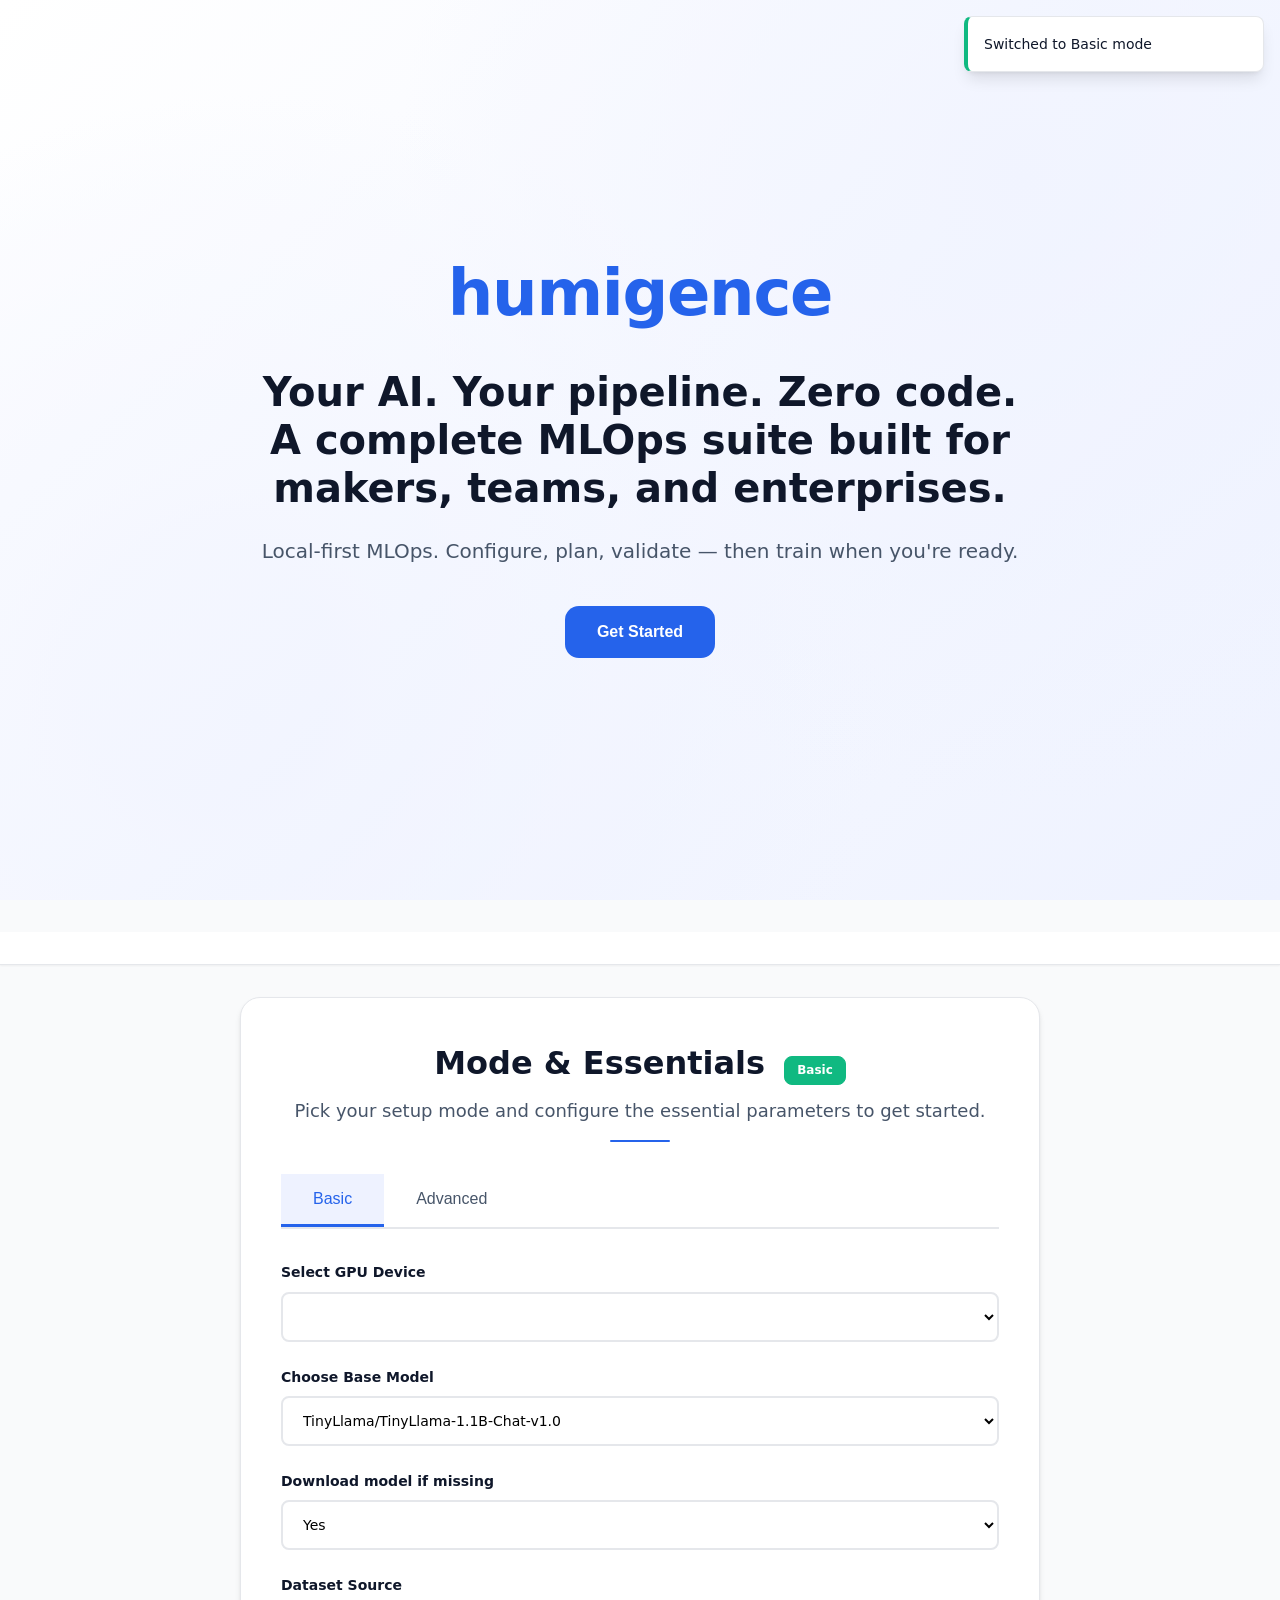
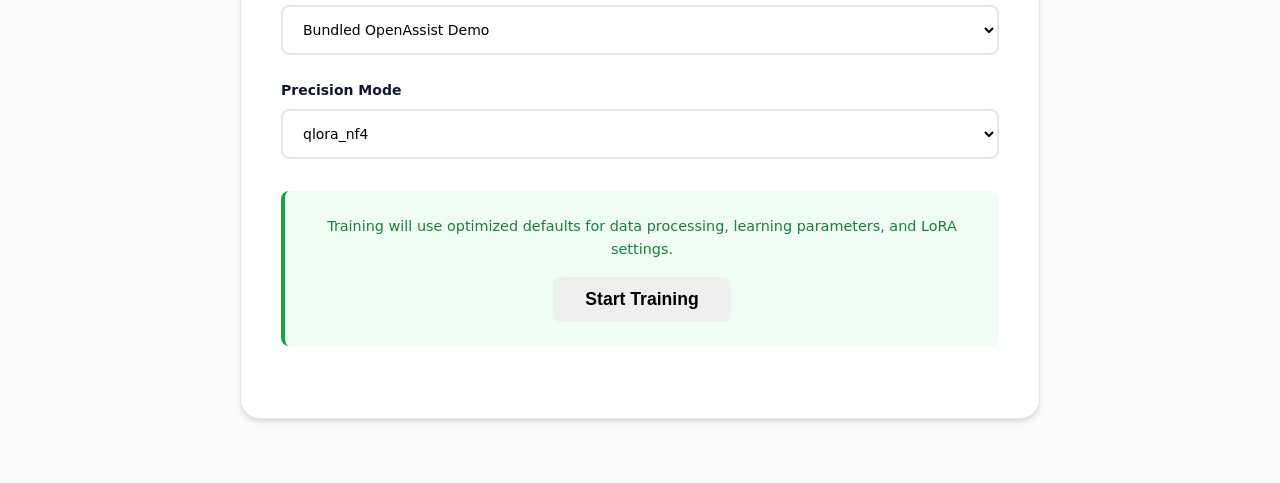
<file: index.html>
<!DOCTYPE html>
<html lang="en">
<head>
    <meta charset="UTF-8">
    <meta name="viewport" content="width=device-width, initial-scale=1.0">
    <title>Humigence - Local MLOps Suite</title>
    <link rel="stylesheet" href="styles.css">
</head>
<body>
    <!-- Toast notifications -->
    <div id="toast-container" class="toast-container"></div>

    <!-- Hero Landing Section -->
    <section class="hero">
        <div class="container">
            <div class="hero-content">
                <h1 class="hero-logo">humigence</h1>
                <h2 class="hero-title">Your AI. Your pipeline. Zero code.<br>A complete MLOps suite built for makers, teams, and enterprises.</h2>
                <p class="hero-subtitle">Local-first MLOps. Configure, plan, validate — then train when you're ready.</p>
                <button id="get-started-btn" class="btn btn-primary btn-large">Get Started</button>
            </div>
        </div>
    </section>

    <!-- Progressive Wizard -->
    <section id="wizard-section" class="wizard-section">
        <!-- Progress Bar -->
        <div class="progress-container sticky">
            <div class="container">
                <div class="progress-bar">
                    <div class="progress-step active" data-step="1">
                        <div class="step-indicator">
                            <span class="step-number">1</span>
                            <svg class="step-check hidden" viewBox="0 0 20 20" fill="currentColor">
                                <path fill-rule="evenodd" d="M10 18a8 8 0 100-16 8 8 0 000 16zm3.707-9.293a1 1 0 00-1.414-1.414L9 10.586 7.707 9.293a1 1 0 00-1.414 1.414l2 2a1 1 0 001.414 0l4-4z" clip-rule="evenodd" />
                            </svg>
                        </div>
                        <span class="step-label">Mode & Essentials</span>
                    </div>
                    <div class="progress-step" data-step="2">
                        <div class="step-indicator">
                            <span class="step-number">2</span>
                            <svg class="step-check hidden" viewBox="0 0 20 20" fill="currentColor">
                                <path fill-rule="evenodd" d="M10 18a8 8 0 100-16 8 8 0 000 16zm3.707-9.293a1 1 0 00-1.414-1.414L9 10.586 7.707 9.293a1 1 0 00-1.414 1.414l2 2a1 1 0 001.414 0l4-4z" clip-rule="evenodd" />
                            </svg>
                        </div>
                        <span class="step-label">Data Details</span>
                    </div>
                    <div class="progress-step" data-step="3">
                        <div class="step-indicator">
                            <span class="step-number">3</span>
                            <svg class="step-check hidden" viewBox="0 0 20 20" fill="currentColor">
                                <path fill-rule="evenodd" d="M10 18a8 8 0 100-16 8 8 0 000 16zm3.707-9.293a1 1 0 00-1.414-1.414L9 10.586 7.707 9.293a1 1 0 00-1.414 1.414l2 2a1 1 0 001.414 0l4-4z" clip-rule="evenodd" />
                            </svg>
                        </div>
                        <span class="step-label">Training Plan</span>
                    </div>
                    <div class="progress-step" data-step="4">
                        <div class="step-indicator">
                            <span class="step-number">4</span>
                            <svg class="step-check hidden" viewBox="0 0 20 20" fill="currentColor">
                                <path fill-rule="evenodd" d="M10 18a8 8 0 100-16 8 8 0 000 16zm3.707-9.293a1 1 0 00-1.414-1.414L9 10.586 7.707 9.293a1 1 0 00-1.414 1.414l2 2a1 1 0 001.414 0l4-4z" clip-rule="evenodd" />
                            </svg>
                        </div>
                        <span class="step-label">Validate</span>
                    </div>
                    <div class="progress-step" data-step="5">
                        <div class="step-indicator">
                            <span class="step-number">5</span>
                            <svg class="step-check hidden" viewBox="0 0 20 20" fill="currentColor">
                                <path fill-rule="evenodd" d="M10 18a8 8 0 100-16 8 8 0 000 16zm3.707-9.293a1 1 0 00-1.414-1.414L9 10.586 7.707 9.293a1 1 0 00-1.414 1.414l2 2a1 1 0 001.414 0l4-4z" clip-rule="evenodd" />
                            </svg>
                        </div>
                        <span class="step-label">Review & Run</span>
                    </div>
                </div>
            </div>
        </div>

        <div class="container">
            <!-- Step 1: Mode & Essentials -->
            <div id="step-1" class="wizard-step active">
                <div class="step-card">
                    <div class="step-header">
                        <h3 class="step-title">Mode & Essentials <span id="mode-indicator" class="mode-indicator basic">Basic</span></h3>
                        <p class="step-description">Pick your setup mode and configure the essential parameters to get started.</p>
                    </div>

                    <div class="step-content">
                        <!-- Tab Navigation -->
                        <div class="tab-nav">
                            <button id="tab-basic" class="tab-btn active">Basic</button>
                            <button id="tab-advanced" class="tab-btn">Advanced</button>
                        </div>

                        <!-- Basic Tab Content -->
                        <div id="basic-content" class="tab-content active">
                            <div class="form-group">
                                <label for="gpu-device" class="form-label">Select GPU Device</label>
                                <select id="gpu-device" class="form-select">
                                    <option value="cuda:0">NVIDIA RTX 4080 16GB (cuda:0)</option>
                                    <option value="rtx-4090" disabled>NVIDIA RTX 4090 24GB (coming soon)</option>
                                    <option value="rtx-5090" disabled>NVIDIA RTX 5090 32GB (coming soon)</option>
                                </select>
                            </div>

                            <div class="form-group">
                                <label for="base-model" class="form-label">Choose Base Model</label>
                                <select id="base-model" class="form-select">
                                    <option value="TinyLlama/TinyLlama-1.1B-Chat-v1.0">TinyLlama/TinyLlama-1.1B-Chat-v1.0</option>
                                    <option value="llama-3-8b-instruct" disabled>llama-3-8b-instruct (coming soon)</option>
                                </select>
                            </div>

                            <div class="form-group">
                                <label for="download-model" class="form-label">Download model if missing</label>
                                <select id="download-model" class="form-select">
                                    <option value="yes">Yes</option>
                                    <option value="no">No</option>
                                </select>
                            </div>

                            <div class="form-group">
                                <label for="dataset-source" class="form-label">Dataset Source</label>
                                <select id="dataset-source" class="form-select">
                                    <option value="Bundled OpenAssist Demo">Bundled OpenAssist Demo</option>
                                    <option value="Local JSONL File">Local JSONL File</option>
                                    <option value="Generate Tiny Demo">Generate Tiny Demo</option>
                                </select>
                            </div>

                            <div class="form-group">
                                <label for="precision-mode-basic" class="form-label">Precision Mode</label>
                                <select id="precision-mode-basic" class="form-select">
                                    <option value="qlora_nf4">qlora_nf4</option>
                                    <option value="lora_fp16">lora_fp16</option>
                                    <option value="lora_bf16">lora_bf16</option>
                                    <option value="lora_int8">lora_int8</option>
                                </select>
                            </div>

                            <div id="file-input-group" class="form-group" style="display: none;">
                                <label for="file-path" class="form-label">File path</label>
                                <div class="file-input-wrapper">
                                    <input type="text" id="file-path" class="form-input" placeholder="Select a file or paste a path" readonly>
                                    <button type="button" class="btn btn-secondary" id="file-browse-btn">Browse</button>
                                    <input type="file" id="file-input" class="hidden" accept=".jsonl,.json,.txt">
                                </div>
                                <small class="form-hint">Choose a local file or paste a path/URL. Upload is handled elsewhere.</small>
                            </div>

                            <div class="basic-footer">
                                <p class="basic-note">Training will use optimized defaults for data processing, learning parameters, and LoRA settings.</p>
                                <button id="basic-start-training" class="btn btn-success">Start Training</button>
                            </div>
                        </div>

                        <!-- Advanced Tab Content -->
                        <div id="advanced-content" class="tab-content">
                            <div class="form-group">
                                <label for="gpu-device-adv" class="form-label">GPU device</label>
                                <select id="gpu-device-adv" class="form-select">
                                    <option value="cuda:0">NVIDIA RTX 4080 16GB (cuda:0)</option>
                                    <option value="rtx-4090" disabled>NVIDIA RTX 4090 24GB (coming soon)</option>
                                    <option value="rtx-5090" disabled>NVIDIA RTX 5090 32GB (coming soon)</option>
                                </select>
                            </div>

                            <div class="form-group">
                                <label for="base-model-adv" class="form-label">Base model</label>
                                <select id="base-model-adv" class="form-select">
                                    <option value="TinyLlama/TinyLlama-1.1B-Chat-v1.0">TinyLlama/TinyLlama-1.1B-Chat-v1.0</option>
                                    <option value="llama-3-8b-instruct" disabled>llama-3-8b-instruct (coming soon)</option>
                                </select>
                            </div>

                            <div class="form-group">
                                <label for="dataset-source-adv" class="form-label">Dataset source</label>
                                <select id="dataset-source-adv" class="form-select">
                                    <option value="Bundled OpenAssist Demo">Bundled OpenAssist Demo</option>
                                    <option value="Local JSONL File">Local JSONL File</option>
                                    <option value="Generate Tiny Demo">Generate Tiny Demo</option>
                                </select>
                            </div>

                            <div class="form-group">
                                <label for="dataset-schema" class="form-label">Dataset schema</label>
                                <select id="dataset-schema" class="form-select">
                                    <option value="chat_messages">chat_messages</option>
                                    <option value="instruction_output">instruction_output</option>
                                </select>
                            </div>

                            <div class="form-group">
                                <label for="precision-mode" class="form-label">Precision mode</label>
                                <select id="precision-mode" class="form-select">
                                    <option value="qlora_nf4">qlora_nf4</option>
                                    <option value="lora_fp16">lora_fp16</option>
                                    <option value="lora_bf16">lora_bf16</option>
                                    <option value="lora_int8">lora_int8</option>
                                </select>
                            </div>

                            <div class="step-footer">
                                <p class="footer-note">Training is disabled by default. You can enable it later.</p>
                                <button id="step-1-continue" class="btn btn-primary">Continue</button>
                            </div>
                        </div>
                    </div>
                </div>
            </div>

            <!-- Step 2: Data Details -->
            <div id="step-2" class="wizard-step hidden">
                <div class="step-card">
                    <div class="step-header">
                        <h3 class="step-title">Data Details</h3>
                        <p class="step-description" id="step-2-description">Refine your data configuration for optimal training performance.</p>
                    </div>

                    <div class="step-content">
                        <div class="form-group" data-setup="advanced">
                            <label for="max-seq-len" class="form-label">Max sequence length <span class="advanced-badge">Advanced</span></label>
                            <select id="max-seq-len" class="form-select">
                                <option value="1024">1024</option>
                                <option value="2048">2048</option>
                            </select>
                        </div>

                        <div class="form-group" data-setup="advanced">
                            <label for="packing" class="form-label">Packing <span class="advanced-badge">Advanced</span></label>
                            <select id="packing" class="form-select">
                                <option value="on">on</option>
                                <option value="off">off</option>
                            </select>
                        </div>

                        <div class="form-group" data-setup="advanced">
                            <label for="template" class="form-label">Template <span class="advanced-badge">Advanced</span></label>
                            <select id="template" class="form-select">
                                <option value="qwen_chat_basic_v1">qwen_chat_basic_v1</option>
                                <option value="open_chat_basic_v1">open_chat_basic_v1</option>
                            </select>
                        </div>

                        <div class="form-group" data-setup="advanced">
                            <label class="form-label">Split ratios <span class="advanced-badge">Advanced</span></label>
                            <div class="split-ratios">
                                <div class="split-item">
                                    <label for="train-split" class="split-label">Train</label>
                                    <select id="train-split" class="form-select">
                                        <option value="70">70%</option>
                                        <option value="80" selected>80%</option>
                                        <option value="90">90%</option>
                                    </select>
                                </div>
                                <div class="split-item">
                                    <label for="val-split" class="split-label">Val</label>
                                    <select id="val-split" class="form-select">
                                        <option value="5">5%</option>
                                        <option value="10" selected>10%</option>
                                        <option value="15">15%</option>
                                    </select>
                                </div>
                                <div class="split-item">
                                    <label for="test-split" class="split-label">Test</label>
                                    <select id="test-split" class="form-select">
                                        <option value="5">5%</option>
                                        <option value="10" selected>10%</option>
                                        <option value="15">15%</option>
                                    </select>
                                </div>
                            </div>
                            <p class="validation-text" id="split-validation"></p>
                        </div>

                        <div class="step-footer">
                            <button id="step-2-continue" class="btn btn-primary" disabled>Continue</button>
                        </div>
                    </div>
                </div>
            </div>

            <!-- Step 3: Training Plan -->
            <div id="step-3" class="wizard-step hidden">
                <div class="step-card">
                    <div class="step-header">
                        <h3 class="step-title">Training Plan</h3>
                        <p class="step-description" id="step-3-description">Define your training parameters safely with sensible defaults.</p>
                    </div>

                    <div class="step-content">
                        <div class="form-group">
                            <label for="training-toggle" class="form-label">Training toggle</label>
                            <select id="training-toggle" class="form-select">
                                <option value="disabled">disabled</option>
                                <option value="enabled">enabled</option>
                            </select>
                        </div>

                        <div class="form-row" data-setup="advanced">
                            <div class="form-group">
                                <label for="learning-rate" class="form-label">Learning rate <span class="advanced-badge">Advanced</span></label>
                                <select id="learning-rate" class="form-select">
                                    <option value="1e-4">1e-4</option>
                                    <option value="2e-4">2e-4</option>
                                    <option value="5e-5">5e-5</option>
                                </select>
                            </div>

                            <div class="form-group">
                                <label for="warmup-ratio" class="form-label">Warmup ratio <span class="advanced-badge">Advanced</span></label>
                                <select id="warmup-ratio" class="form-select">
                                    <option value="0.03">0.03</option>
                                    <option value="0.05">0.05</option>
                                </select>
                            </div>
                        </div>

                        <div class="form-row" data-setup="advanced">
                            <div class="form-group">
                                <label for="weight-decay" class="form-label">Weight decay <span class="advanced-badge">Advanced</span></label>
                                <select id="weight-decay" class="form-select">
                                    <option value="0.0">0.0</option>
                                    <option value="0.01">0.01</option>
                                </select>
                            </div>

                            <div class="form-group">
                                <label for="scheduler" class="form-label">Scheduler <span class="advanced-badge">Advanced</span></label>
                                <select id="scheduler" class="form-select">
                                    <option value="cosine">cosine</option>
                                    <option value="linear">linear</option>
                                </select>
                            </div>
                        </div>

                        <div class="form-group">
                            <label for="epochs" class="form-label">Epochs</label>
                            <select id="epochs" class="form-select">
                                <option value="1">1</option>
                                <option value="2">2</option>
                                <option value="3">3</option>
                            </select>
                        </div>

                        <div id="lora-section" class="form-section" data-setup="advanced">
                            <h4 class="section-title">LoRA Settings <span class="advanced-badge">Advanced</span></h4>
                            <div class="form-row">
                                <div class="form-group">
                                    <label for="lora-rank" class="form-label">Rank</label>
                                    <select id="lora-rank" class="form-select">
                                        <option value="8">8</option>
                                        <option value="16">16</option>
                                        <option value="32">32</option>
                                    </select>
                                </div>

                                <div class="form-group">
                                    <label for="lora-alpha" class="form-label">Alpha</label>
                                    <select id="lora-alpha" class="form-select">
                                        <option value="16">16</option>
                                        <option value="32">32</option>
                                        <option value="64">64</option>
                                    </select>
                                </div>

                                <div class="form-group">
                                    <label for="lora-dropout" class="form-label">Dropout</label>
                                    <select id="lora-dropout" class="form-select">
                                        <option value="0.0">0.0</option>
                                        <option value="0.05">0.05</option>
                                        <option value="0.1">0.1</option>
                                    </select>
                                </div>
                            </div>
                        </div>

                        <div id="training-notice" class="info-note hidden">
                            <svg class="info-icon" viewBox="0 0 20 20" fill="currentColor">
                                <path fill-rule="evenodd" d="M18 10a8 8 0 11-16 0 8 8 0 0116 0zm-7-4a1 1 0 11-2 0 1 1 0 012 0zM9 9a1 1 0 000 2v3a1 1 0 001 1h1a1 1 0 100-2v-3a1 1 0 00-1-1H9z" clip-rule="evenodd" />
                            </svg>
                            Training will require explicit consent before running.
                        </div>

                        <div class="step-footer">
                            <button id="step-3-continue" class="btn btn-primary">Continue</button>
                        </div>
                    </div>
                </div>
            </div>

            <!-- Step 4: Validate -->
            <div id="step-4" class="wizard-step hidden">
                <div class="step-card">
                    <div class="step-header">
                        <h3 class="step-title">Validate</h3>
                        <p class="step-description">Generate your training plan and run validation checks.</p>
                    </div>

                    <div class="step-content">
                        <div class="actions-row">
                            <button id="generate-plan-btn" class="btn btn-primary">Generate Plan</button>
                            <button id="run-validation-btn" class="btn btn-secondary">Run Validation</button>
                        </div>

                        <div class="validation-checks">
                            <div class="check-item">
                                <svg class="check-icon check-warning" viewBox="0 0 20 20" fill="currentColor">
                                    <path fill-rule="evenodd" d="M18 10a8 8 0 11-16 0 8 8 0 0116 0zm-7-4a1 1 0 11-2 0 1 1 0 012 0zM9 9a1 1 0 000 2v3a1 1 0 001 1h1a1 1 0 100-2v-3a1 1 0 00-1-1H9z" clip-rule="evenodd" />
                                </svg>
                                <span>Dataset path present</span>
                            </div>
                            <div class="check-item">
                                <svg class="check-icon check-warning" viewBox="0 0 20 20" fill="currentColor">
                                    <path fill-rule="evenodd" d="M18 10a8 8 0 11-16 0 8 8 0 0116 0zm-7-4a1 1 0 11-2 0 1 1 0 012 0zM9 9a1 1 0 000 2v3a1 1 0 001 1h1a1 1 0 100-2v-3a1 1 0 00-1-1H9z" clip-rule="evenodd" />
                                </svg>
                                <span>Model available (will auto-download)</span>
                            </div>
                            <div class="check-item">
                                <svg class="check-icon check-warning" viewBox="0 0 20 20" fill="currentColor">
                                    <path fill-rule="evenodd" d="M18 10a8 8 0 11-16 0 8 8 0 0116 0zm-7-4a1 1 0 11-2 0 1 1 0 012 0zM9 9a1 1 0 000 2v3a1 1 0 001 1h1a1 1 0 100-2v-3a1 1 0 00-1-1H9z" clip-rule="evenodd" />
                                </svg>
                                <span>Training disabled by default</span>
                            </div>
                            <div class="check-item">
                                <svg class="check-icon check-warning" viewBox="0 0 20 20" fill="currentColor">
                                    <path fill-rule="evenodd" d="M18 10a8 8 0 11-16 0 8 8 0 0116 0zm-7-4a1 1 0 11-2 0 1 1 0 012 0zM9 9a1 1 0 000 2v3a1 1 0 001 1h1a1 1 0 100-2v-3a1 1 0 00-1-1H9z" clip-rule="evenodd" />
                                </svg>
                                <span>Config valid</span>
                            </div>
                        </div>

                        <div class="step-footer">
                            <button id="step-4-continue" class="btn btn-primary" disabled>Continue</button>
                        </div>
                    </div>
                </div>
            </div>

            <!-- Step 5: Review & Run -->
            <div id="step-5" class="wizard-step hidden">
                <div class="step-card">
                    <div class="step-header">
                        <h3 class="step-title">Review & Run</h3>
                        <p class="step-description">Review your configuration and execute your training plan.</p>
                    </div>

                    <div class="step-content">
                        <div class="preview-grid">
                            <!-- JSON Config Preview -->
                            <div class="preview-panel">
                                <h4 class="panel-title">JSON Config Preview</h4>
                                <pre id="json-preview" class="code-block"><code>{
  "project": "myproject",
  "compute": { "gpu": "GPU0: RTX 4080 16GB" },
  "model": { "repo": "TinyLlama/TinyLlama-1.1B-Chat-v1.0", "precision_mode": "qlora_nf4" },
  "data": { "raw_path": "data/raw/oa.jsonl", "schema": "chat_messages", "max_seq_len": 1024, "packing": true, "template": "qwen_chat_basic_v1", "splits": { "train": 80, "val": 10, "test": 10 } },
  "train": { "lr": 0.0001, "warmup_ratio": 0.05, "weight_decay": 0.01, "scheduler": "cosine", "epochs": 2, "lora": { "r": 16, "alpha": 32, "dropout": 0.05 } },
  "eval": { "curated_prompts_path": "configs/curated_eval_prompts.jsonl", "sampling": "off" }
}</code></pre>
                            </div>

                            <!-- Command Preview -->
                            <div class="preview-panel">
                                <h4 class="panel-title">Command Preview</h4>
                                <div id="command-preview" class="code-block">
                                    <div class="command-section">
                                        <code>humigence init --mode basic --run plan</code>
                                        <div class="command-comment"># then (optional, to train):</div>
                                        <code>TRAIN=1 humigence init --mode basic --run pipeline</code>
                                        <div class="command-separator"></div>
                                        <div class="command-comment"># Make targets:</div>
                                        <code>make setup-basic</code>
                                        <code>make setup-advanced</code>
                                    </div>
                                </div>
                            </div>
                        </div>

                        <div class="final-actions">
                            <button id="final-plan-btn" class="btn btn-primary">Plan</button>
                            <button id="final-validate-btn" class="btn btn-secondary">Validate</button>
                            <button id="final-train-btn" class="btn btn-primary">Train</button>
                        </div>
                    </div>
                </div>
            </div>
        </div>
    </section>
</body>
<script src="app.js"></script>
</html>
</file>
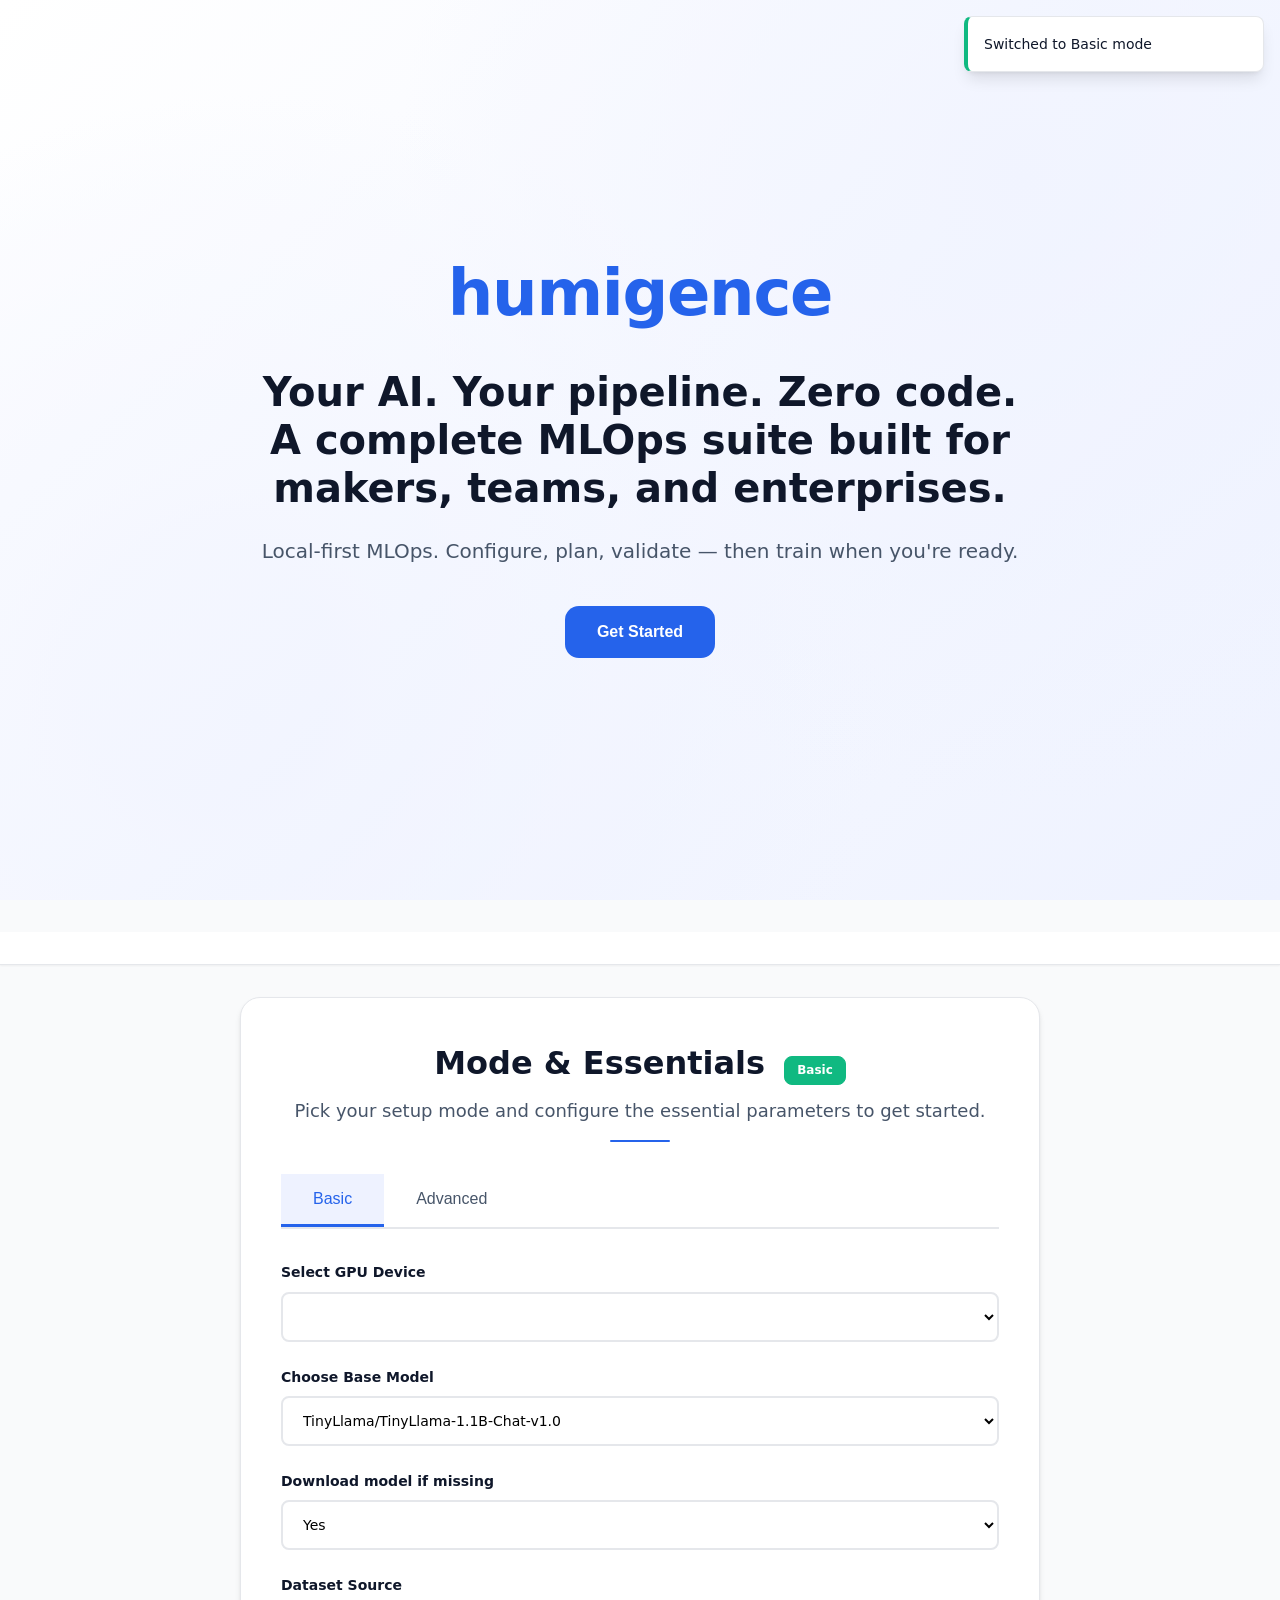
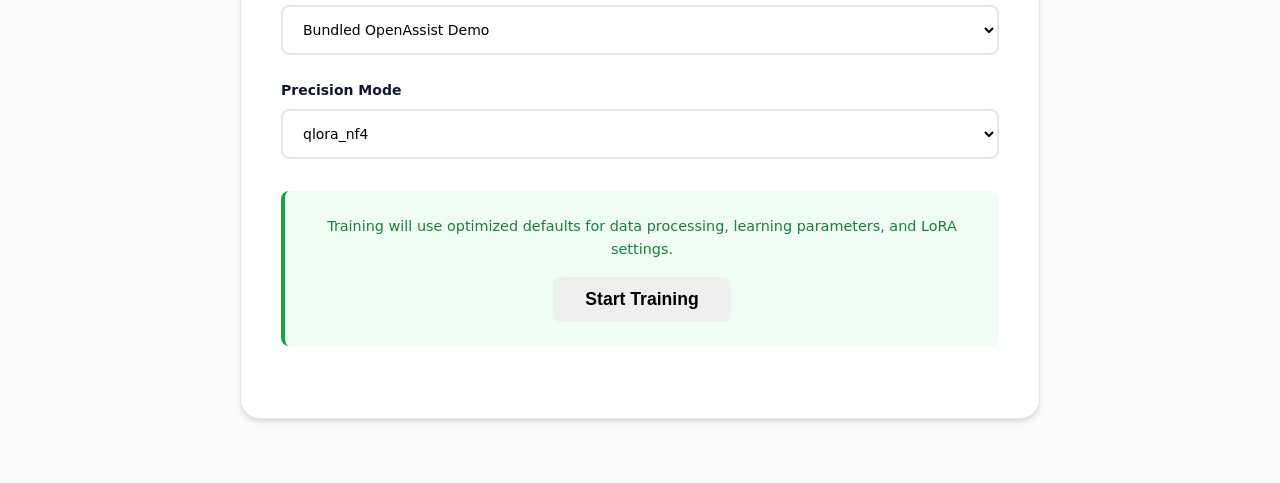
<file: frontend/index.html>
<!DOCTYPE html>
<html lang="en">
<head>
    <meta charset="UTF-8">
    <meta name="viewport" content="width=device-width, initial-scale=1.0">
    <title>Humigence - Local MLOps Suite</title>
    <link rel="stylesheet" href="styles.css?v=2">
</head>
<body>
    <!-- Toast notifications -->
    <div id="toast-container" class="toast-container"></div>

    <!-- Hero Landing Section -->
    <section class="hero">
        <div class="container">
            <div class="hero-content">
                <h1 class="hero-logo">humigence</h1>
                <h2 class="hero-title">Your AI. Your pipeline. Zero code.<br>A complete MLOps suite built for makers, teams, and enterprises.</h2>
                <p class="hero-subtitle">Local-first MLOps. Configure, plan, validate — then train when you're ready.</p>
                <button id="get-started-btn" class="btn btn-primary btn-large">Get Started</button>
            </div>
        </div>
    </section>

    <!-- Progressive Wizard -->
    <section id="wizard-section" class="wizard-section">
        <!-- Progress Bar -->
        <div class="progress-container sticky">
            <div class="container">
                <div class="progress-bar">
                    <div class="progress-step active" data-step="1">
                        <div class="step-indicator">
                            <span class="step-number">1</span>
                            <svg class="step-check hidden" viewBox="0 0 20 20" fill="currentColor">
                                <path fill-rule="evenodd" d="M10 18a8 8 0 100-16 8 8 0 000 16zm3.707-9.293a1 1 0 00-1.414-1.414L9 10.586 7.707 9.293a1 1 0 00-1.414 1.414l2 2a1 1 0 001.414 0l4-4z" clip-rule="evenodd" />
                            </svg>
                        </div>
                        <span class="step-label">Mode & Essentials</span>
                    </div>
                    <div class="progress-step" data-step="2">
                        <div class="step-indicator">
                            <span class="step-number">2</span>
                            <svg class="step-check hidden" viewBox="0 0 20 20" fill="currentColor">
                                <path fill-rule="evenodd" d="M10 18a8 8 0 100-16 8 8 0 000 16zm3.707-9.293a1 1 0 00-1.414-1.414L9 10.586 7.707 9.293a1 1 0 00-1.414 1.414l2 2a1 1 0 001.414 0l4-4z" clip-rule="evenodd" />
                            </svg>
                        </div>
                        <span class="step-label">Data Details</span>
                    </div>
                    <div class="progress-step" data-step="3">
                        <div class="step-indicator">
                            <span class="step-number">3</span>
                            <svg class="step-check hidden" viewBox="0 0 20 20" fill="currentColor">
                                <path fill-rule="evenodd" d="M10 18a8 8 0 100-16 8 8 0 000 16zm3.707-9.293a1 1 0 00-1.414-1.414L9 10.586 7.707 9.293a1 1 0 00-1.414 1.414l2 2a1 1 0 001.414 0l4-4z" clip-rule="evenodd" />
                            </svg>
                        </div>
                        <span class="step-label">Training Plan</span>
                    </div>
                    <div class="progress-step" data-step="4">
                        <div class="step-indicator">
                            <span class="step-number">4</span>
                            <svg class="step-check hidden" viewBox="0 0 20 20" fill="currentColor">
                                <path fill-rule="evenodd" d="M10 18a8 8 0 100-16 8 8 0 000 16zm3.707-9.293a1 1 0 00-1.414-1.414L9 10.586 7.707 9.293a1 1 0 00-1.414 1.414l2 2a1 1 0 001.414 0l4-4z" clip-rule="evenodd" />
                            </svg>
                        </div>
                        <span class="step-label">Validate</span>
                    </div>
                    <div class="progress-step" data-step="5">
                        <div class="step-indicator">
                            <span class="step-number">5</span>
                            <svg class="step-check hidden" viewBox="0 0 20 20" fill="currentColor">
                                <path fill-rule="evenodd" d="M10 18a8 8 0 100-16 8 8 0 000 16zm3.707-9.293a1 1 0 00-1.414-1.414L9 10.586 7.707 9.293a1 1 0 00-1.414 1.414l2 2a1 1 0 001.414 0l4-4z" clip-rule="evenodd" />
                            </svg>
                        </div>
                        <span class="step-label">Review & Run</span>
                    </div>
                </div>
            </div>
        </div>

        <div class="container">
            <!-- Step 1: Mode & Essentials -->
            <div id="step-1" class="wizard-step active">
                <div class="step-card">
                    <div class="step-header">
                        <h3 class="step-title">Mode & Essentials <span id="mode-indicator" class="mode-indicator basic">Basic</span></h3>
                        <p class="step-description">Pick your setup mode and configure the essential parameters to get started.</p>
                    </div>

                    <div class="step-content">
                        <!-- Tab Navigation -->
                        <div class="tab-nav">
                            <button id="tab-basic" class="tab-btn active">Basic</button>
                            <button id="tab-advanced" class="tab-btn">Advanced</button>
                        </div>

                        <!-- Basic Tab Content -->
                        <div id="basic-content" class="tab-content active">
                            <div class="form-group">
                                <label for="gpu-device" class="form-label">Select GPU Device</label>
                                <select id="gpu-device" class="form-select">
                                    <option value="cuda:0">NVIDIA RTX 4080 16GB (cuda:0)</option>
                                    <option value="rtx-4090" disabled>NVIDIA RTX 4090 24GB (coming soon)</option>
                                    <option value="rtx-5090" disabled>NVIDIA RTX 5090 32GB (coming soon)</option>
                                </select>
                            </div>

                            <div class="form-group">
                                <label for="base-model" class="form-label">Choose Base Model</label>
                                <select id="base-model" class="form-select">
                                    <option value="TinyLlama/TinyLlama-1.1B-Chat-v1.0">TinyLlama/TinyLlama-1.1B-Chat-v1.0</option>
                                    <option value="llama-3-8b-instruct" disabled>llama-3-8b-instruct (coming soon)</option>
                                </select>
                            </div>

                            <div class="form-group">
                                <label for="download-model" class="form-label">Download model if missing</label>
                                <select id="download-model" class="form-select">
                                    <option value="yes">Yes</option>
                                    <option value="no">No</option>
                                </select>
                            </div>

                            <div class="form-group">
                                <label for="dataset-source" class="form-label">Dataset Source</label>
                                <select id="dataset-source" class="form-select">
                                    <option value="Bundled OpenAssist Demo">Bundled OpenAssist Demo</option>
                                    <option value="Local JSONL File">Local JSONL File</option>
                                    <option value="Generate Tiny Demo">Generate Tiny Demo</option>
                                </select>
                            </div>

                            <div class="form-group">
                                <label for="precision-mode-basic" class="form-label">Precision Mode</label>
                                <select id="precision-mode-basic" class="form-select">
                                    <option value="qlora_nf4">qlora_nf4</option>
                                    <option value="lora_fp16">lora_fp16</option>
                                    <option value="lora_bf16">lora_bf16</option>
                                    <option value="lora_int8">lora_int8</option>
                                </select>
                            </div>

                            <div id="file-input-group" class="form-group" style="display: none;">
                                <label for="file-path" class="form-label">File path</label>
                                <div class="file-input-wrapper">
                                    <input type="text" id="file-path" class="form-input" placeholder="Select a file or paste a path" readonly>
                                    <button type="button" class="btn btn-secondary" id="file-browse-btn">Browse</button>
                                    <input type="file" id="file-input" class="hidden" accept=".jsonl,.json,.txt">
                                </div>
                                <small class="form-hint">Choose a local file or paste a path/URL. Upload is handled elsewhere.</small>
                            </div>

                            <div class="basic-footer">
                                <p class="basic-note">Training will use optimized defaults for data processing, learning parameters, and LoRA settings.</p>
                                <button id="basic-start-training" class="btn btn-success">Start Training</button>
                            </div>
                        </div>

                        <!-- Advanced Tab Content -->
                        <div id="advanced-content" class="tab-content">
                            <div class="form-group">
                                <label for="gpu-device-adv" class="form-label">GPU device</label>
                                <select id="gpu-device-adv" class="form-select">
                                    <option value="cuda:0">NVIDIA RTX 4080 16GB (cuda:0)</option>
                                    <option value="rtx-4090" disabled>NVIDIA RTX 4090 24GB (coming soon)</option>
                                    <option value="rtx-5090" disabled>NVIDIA RTX 5090 32GB (coming soon)</option>
                                </select>
                            </div>

                            <div class="form-group">
                                <label for="base-model-adv" class="form-label">Base model</label>
                                <select id="base-model-adv" class="form-select">
                                    <option value="TinyLlama/TinyLlama-1.1B-Chat-v1.0">TinyLlama/TinyLlama-1.1B-Chat-v1.0</option>
                                    <option value="llama-3-8b-instruct" disabled>llama-3-8b-instruct (coming soon)</option>
                                </select>
                            </div>

                            <div class="form-group">
                                <label for="dataset-source-adv" class="form-label">Dataset source</label>
                                <select id="dataset-source-adv" class="form-select">
                                    <option value="Bundled OpenAssist Demo">Bundled OpenAssist Demo</option>
                                    <option value="Local JSONL File">Local JSONL File</option>
                                    <option value="Generate Tiny Demo">Generate Tiny Demo</option>
                                </select>
                            </div>

                            <div class="form-group">
                                <label for="dataset-schema" class="form-label">Dataset schema</label>
                                <select id="dataset-schema" class="form-select">
                                    <option value="chat_messages">chat_messages</option>
                                    <option value="instruction_output">instruction_output</option>
                                </select>
                            </div>

                            <div class="form-group">
                                <label for="precision-mode" class="form-label">Precision mode</label>
                                <select id="precision-mode" class="form-select">
                                    <option value="qlora_nf4">qlora_nf4</option>
                                    <option value="lora_fp16">lora_fp16</option>
                                    <option value="lora_bf16">lora_bf16</option>
                                    <option value="lora_int8">lora_int8</option>
                                </select>
                            </div>

                            <div class="step-footer">
                                <p class="footer-note">Training is disabled by default. You can enable it later.</p>
                                <button id="step-1-continue" class="btn btn-primary">Continue</button>
                            </div>
                        </div>
                    </div>
                </div>
            </div>

            <!-- Step 2: Data Details -->
            <div id="step-2" class="wizard-step hidden">
                <div class="step-card">
                    <div class="step-header">
                        <h3 class="step-title">Data Details</h3>
                        <p class="step-description" id="step-2-description">Refine your data configuration for optimal training performance.</p>
                    </div>

                    <div class="step-content">
                        <div class="form-group" data-setup="advanced">
                            <label for="max-seq-len" class="form-label">Max sequence length <span class="advanced-badge">Advanced</span></label>
                            <select id="max-seq-len" class="form-select">
                                <option value="1024">1024</option>
                                <option value="2048">2048</option>
                            </select>
                        </div>

                        <div class="form-group" data-setup="advanced">
                            <label for="packing" class="form-label">Packing <span class="advanced-badge">Advanced</span></label>
                            <select id="packing" class="form-select">
                                <option value="on">on</option>
                                <option value="off">off</option>
                            </select>
                        </div>

                        <div class="form-group" data-setup="advanced">
                            <label for="template" class="form-label">Template <span class="advanced-badge">Advanced</span></label>
                            <select id="template" class="form-select">
                                <option value="qwen_chat_basic_v1">qwen_chat_basic_v1</option>
                                <option value="open_chat_basic_v1">open_chat_basic_v1</option>
                            </select>
                        </div>

                        <div class="form-group" data-setup="advanced">
                            <label class="form-label">Split ratios <span class="advanced-badge">Advanced</span></label>
                            <div class="split-ratios">
                                <div class="split-item">
                                    <label for="train-split" class="split-label">Train</label>
                                    <select id="train-split" class="form-select">
                                        <option value="70">70%</option>
                                        <option value="80" selected>80%</option>
                                        <option value="90">90%</option>
                                    </select>
                                </div>
                                <div class="split-item">
                                    <label for="val-split" class="split-label">Val</label>
                                    <select id="val-split" class="form-select">
                                        <option value="5">5%</option>
                                        <option value="10" selected>10%</option>
                                        <option value="15">15%</option>
                                    </select>
                                </div>
                                <div class="split-item">
                                    <label for="test-split" class="split-label">Test</label>
                                    <select id="test-split" class="form-select">
                                        <option value="5">5%</option>
                                        <option value="10" selected>10%</option>
                                        <option value="15">15%</option>
                                    </select>
                                </div>
                            </div>
                            <p class="validation-text" id="split-validation"></p>
                        </div>

                        <div class="step-footer">
                            <button id="step-2-continue" class="btn btn-primary" disabled>Continue</button>
                        </div>
                    </div>
                </div>
            </div>

            <!-- Step 3: Training Plan -->
            <div id="step-3" class="wizard-step hidden">
                <div class="step-card">
                    <div class="step-header">
                        <h3 class="step-title">Training Plan</h3>
                        <p class="step-description" id="step-3-description">Define your training parameters safely with sensible defaults.</p>
                    </div>

                    <div class="step-content">
                        <div class="form-group">
                            <label for="training-toggle" class="form-label">Training toggle</label>
                            <select id="training-toggle" class="form-select">
                                <option value="disabled">disabled</option>
                                <option value="enabled">enabled</option>
                            </select>
                        </div>

                        <div class="form-row" data-setup="advanced">
                            <div class="form-group">
                                <label for="learning-rate" class="form-label">Learning rate <span class="advanced-badge">Advanced</span></label>
                                <select id="learning-rate" class="form-select">
                                    <option value="1e-4">1e-4</option>
                                    <option value="2e-4">2e-4</option>
                                    <option value="5e-5">5e-5</option>
                                </select>
                            </div>

                            <div class="form-group">
                                <label for="warmup-ratio" class="form-label">Warmup ratio <span class="advanced-badge">Advanced</span></label>
                                <select id="warmup-ratio" class="form-select">
                                    <option value="0.03">0.03</option>
                                    <option value="0.05">0.05</option>
                                </select>
                            </div>
                        </div>

                        <div class="form-row" data-setup="advanced">
                            <div class="form-group">
                                <label for="weight-decay" class="form-label">Weight decay <span class="advanced-badge">Advanced</span></label>
                                <select id="weight-decay" class="form-select">
                                    <option value="0.0">0.0</option>
                                    <option value="0.01">0.01</option>
                                </select>
                            </div>

                            <div class="form-group">
                                <label for="scheduler" class="form-label">Scheduler <span class="advanced-badge">Advanced</span></label>
                                <select id="scheduler" class="form-select">
                                    <option value="cosine">cosine</option>
                                    <option value="linear">linear</option>
                                </select>
                            </div>
                        </div>

                        <div class="form-group">
                            <label for="epochs" class="form-label">Epochs</label>
                            <select id="epochs" class="form-select">
                                <option value="1">1</option>
                                <option value="2">2</option>
                                <option value="3">3</option>
                            </select>
                        </div>

                        <div id="lora-section" class="form-section" data-setup="advanced">
                            <h4 class="section-title">LoRA Settings <span class="advanced-badge">Advanced</span></h4>
                            <div class="form-row">
                                <div class="form-group">
                                    <label for="lora-rank" class="form-label">Rank</label>
                                    <select id="lora-rank" class="form-select">
                                        <option value="8">8</option>
                                        <option value="16">16</option>
                                        <option value="32">32</option>
                                    </select>
                                </div>

                                <div class="form-group">
                                    <label for="lora-alpha" class="form-label">Alpha</label>
                                    <select id="lora-alpha" class="form-select">
                                        <option value="16">16</option>
                                        <option value="32">32</option>
                                        <option value="64">64</option>
                                    </select>
                                </div>

                                <div class="form-group">
                                    <label for="lora-dropout" class="form-label">Dropout</label>
                                    <select id="lora-dropout" class="form-select">
                                        <option value="0.0">0.0</option>
                                        <option value="0.05">0.05</option>
                                        <option value="0.1">0.1</option>
                                    </select>
                                </div>
                            </div>
                        </div>

                        <div id="training-notice" class="info-note hidden">
                            <svg class="info-icon" viewBox="0 0 20 20" fill="currentColor">
                                <path fill-rule="evenodd" d="M18 10a8 8 0 11-16 0 8 8 0 0116 0zm-7-4a1 1 0 11-2 0 1 1 0 012 0zM9 9a1 1 0 000 2v3a1 1 0 001 1h1a1 1 0 100-2v-3a1 1 0 00-1-1H9z" clip-rule="evenodd" />
                            </svg>
                            Training will require explicit consent before running.
                        </div>

                        <div class="step-footer">
                            <button id="step-3-continue" class="btn btn-primary">Continue</button>
                        </div>
                    </div>
                </div>
            </div>

            <!-- Step 4: Validate -->
            <div id="step-4" class="wizard-step hidden">
                <div class="step-card">
                    <div class="step-header">
                        <h3 class="step-title">Validate</h3>
                        <p class="step-description">Generate your training plan and run validation checks.</p>
                    </div>

                    <div class="step-content">
                        <div class="actions-row">
                            <button id="generate-plan-btn" class="btn btn-primary">Generate Plan</button>
                            <button id="run-validation-btn" class="btn btn-secondary">Run Validation</button>
                        </div>

                        <div class="validation-checks">
                            <div class="check-item">
                                <svg class="check-icon check-warning" viewBox="0 0 20 20" fill="currentColor">
                                    <path fill-rule="evenodd" d="M18 10a8 8 0 11-16 0 8 8 0 0116 0zm-7-4a1 1 0 11-2 0 1 1 0 012 0zM9 9a1 1 0 000 2v3a1 1 0 001 1h1a1 1 0 100-2v-3a1 1 0 00-1-1H9z" clip-rule="evenodd" />
                                </svg>
                                <span>Dataset path present</span>
                            </div>
                            <div class="check-item">
                                <svg class="check-icon check-warning" viewBox="0 0 20 20" fill="currentColor">
                                    <path fill-rule="evenodd" d="M18 10a8 8 0 11-16 0 8 8 0 0116 0zm-7-4a1 1 0 11-2 0 1 1 0 012 0zM9 9a1 1 0 000 2v3a1 1 0 001 1h1a1 1 0 100-2v-3a1 1 0 00-1-1H9z" clip-rule="evenodd" />
                                </svg>
                                <span>Model available (will auto-download)</span>
                            </div>
                            <div class="check-item">
                                <svg class="check-icon check-warning" viewBox="0 0 20 20" fill="currentColor">
                                    <path fill-rule="evenodd" d="M18 10a8 8 0 11-16 0 8 8 0 0116 0zm-7-4a1 1 0 11-2 0 1 1 0 012 0zM9 9a1 1 0 000 2v3a1 1 0 001 1h1a1 1 0 100-2v-3a1 1 0 00-1-1H9z" clip-rule="evenodd" />
                                </svg>
                                <span>Training disabled by default</span>
                            </div>
                            <div class="check-item">
                                <svg class="check-icon check-warning" viewBox="0 0 20 20" fill="currentColor">
                                    <path fill-rule="evenodd" d="M18 10a8 8 0 11-16 0 8 8 0 0116 0zm-7-4a1 1 0 11-2 0 1 1 0 012 0zM9 9a1 1 0 000 2v3a1 1 0 001 1h1a1 1 0 100-2v-3a1 1 0 00-1-1H9z" clip-rule="evenodd" />
                                </svg>
                                <span>Config valid</span>
                            </div>
                        </div>

                        <div class="step-footer">
                            <button id="step-4-continue" class="btn btn-primary" disabled>Continue</button>
                        </div>
                    </div>
                </div>
            </div>

            <!-- Step 5: Review & Run -->
            <div id="step-5" class="wizard-step hidden">
                <div class="step-card">
                    <div class="step-header">
                        <h3 class="step-title">Review & Run</h3>
                        <p class="step-description">Review your configuration and execute your training plan.</p>
                    </div>

                    <div class="step-content">
                        <div class="preview-grid">
                            <!-- JSON Config Preview -->
                            <div class="preview-panel">
                                <h4 class="panel-title">JSON Config Preview</h4>
                                <pre id="json-preview" class="code-block"><code>{
  "project": "myproject",
  "compute": { "gpu": "GPU0: RTX 4080 16GB" },
  "model": { "repo": "TinyLlama/TinyLlama-1.1B-Chat-v1.0", "precision_mode": "qlora_nf4" },
  "data": { "raw_path": "data/raw/oa.jsonl", "schema": "chat_messages", "max_seq_len": 1024, "packing": true, "template": "qwen_chat_basic_v1", "splits": { "train": 80, "val": 10, "test": 10 } },
  "train": { "lr": 0.0001, "warmup_ratio": 0.05, "weight_decay": 0.01, "scheduler": "cosine", "epochs": 2, "lora": { "r": 16, "alpha": 32, "dropout": 0.05 } },
  "eval": { "curated_prompts_path": "configs/curated_eval_prompts.jsonl", "sampling": "off" }
}</code></pre>
                            </div>

                            <!-- Command Preview -->
                            <div class="preview-panel">
                                <h4 class="panel-title">Command Preview</h4>
                                <div id="command-preview" class="code-block">
                                    <div class="command-section">
                                        <code>humigence init --mode basic --run plan</code>
                                        <div class="command-comment"># then (optional, to train):</div>
                                        <code>TRAIN=1 humigence init --mode basic --run pipeline</code>
                                        <div class="command-separator"></div>
                                        <div class="command-comment"># Make targets:</div>
                                        <code>make setup-basic</code>
                                        <code>make setup-advanced</code>
                                    </div>
                                </div>
                            </div>
                        </div>

                        <div class="final-actions">
                            <button id="final-plan-btn" class="btn btn-primary">Plan</button>
                            <button id="final-validate-btn" class="btn btn-secondary">Validate</button>
                            <button id="final-train-btn" class="btn btn-primary">Train</button>
                        </div>
                    </div>
                </div>
            </div>
        </div>
    </section>
</body>
<script src="app.js?v=2"></script>
</html>
</file>
<file: styles.css>
/* CSS Variables for consistent theming */
:root {
    --blue-600: #2563eb;
    --blue-700: #1d4ed8;
    --blue-50: #eef2ff;
    --green-50: #f0fdf4;
    --green-200: #bbf7d0;
    --green-600: #16a34a;
    --green-700: #15803d;
    --text: #0f172a;
    --muted: #475569;
    --border: #e5e7eb;
    --white: #ffffff;
    --gray-50: #f9fafb;
    --gray-100: #f3f4f6;
    --gray-200: #e5e7eb;
    --gray-300: #d1d5db;
    --gray-500: #6b7280;
    --gray-900: #111827;
    --success: #10b981;
    --warning: #f59e0b;
    --error: #ef4444;
    --shadow-sm: 0 1px 2px 0 rgb(0 0 0 / 0.05);
    --shadow-md: 0 4px 6px -1px rgb(0 0 0 / 0.1), 0 2px 4px -2px rgb(0 0 0 / 0.1);
    --shadow-lg: 0 10px 15px -3px rgb(0 0 0 / 0.1), 0 4px 6px -4px rgb(0 0 0 / 0.1);
    --shadow-xl: 0 20px 25px -5px rgb(0 0 0 / 0.1), 0 8px 10px -6px rgb(0 0 0 / 0.1);
    --radius: 14px;
    --radius-sm: 8px;
    --radius-lg: 20px;
    --max-width: 1100px;
    --transition: all 0.3s cubic-bezier(0.4, 0, 0.2, 1);
}

/* Reset and base styles */
* {
    margin: 0;
    padding: 0;
    box-sizing: border-box;
}

body {
    font-family: -apple-system, BlinkMacSystemFont, 'Segoe UI', 'Inter', system-ui, sans-serif;
    background-color: var(--white);
    color: var(--text);
    line-height: 1.6;
    font-size: 16px;
    scroll-behavior: smooth;
}

.container {
    max-width: var(--max-width);
    margin: 0 auto;
    padding: 0 1.5rem;
}

/* Hero Section */
.hero {
    min-height: 100vh;
    display: flex;
    align-items: center;
    justify-content: center;
    background: linear-gradient(135deg, var(--white) 0%, var(--blue-50) 100%);
    position: relative;
    overflow: hidden;
}

.hero::before {
    content: '';
    position: absolute;
    top: 0;
    left: 0;
    right: 0;
    bottom: 0;
    background: 
        radial-gradient(circle at 20% 80%, var(--blue-50) 0%, transparent 50%),
        radial-gradient(circle at 80% 20%, var(--blue-50) 0%, transparent 50%);
    opacity: 0.5;
}

.hero-content {
    text-align: center;
    position: relative;
    z-index: 1;
    max-width: 800px;
    padding: 2rem 0;
}

.hero-logo {
    font-size: 4rem;
    font-weight: 800;
    color: var(--blue-600);
    margin-bottom: 1.5rem;
    letter-spacing: -0.02em;
}

.hero-title {
    font-size: 2.5rem;
    font-weight: 700;
    color: var(--text);
    margin-bottom: 1.5rem;
    line-height: 1.2;
}

.hero-subtitle {
    font-size: 1.25rem;
    color: var(--muted);
    margin-bottom: 2.5rem;
    line-height: 1.5;
}

/* Buttons */
.btn {
    padding: 0.75rem 1.5rem;
    border-radius: var(--radius-sm);
    border: none;
    font-weight: 600;
    cursor: pointer;
    transition: var(--transition);
    text-decoration: none;
    display: inline-flex;
    align-items: center;
    justify-content: center;
    gap: 0.5rem;
    font-size: 0.875rem;
    min-height: 44px;
    position: relative;
    overflow: hidden;
}

.btn:focus-visible {
    outline: 2px solid var(--blue-600);
    outline-offset: 2px;
}

.btn-primary {
    background-color: var(--blue-600);
    color: var(--white);
}

.btn-primary:hover {
    background-color: var(--blue-700);
    transform: translateY(-1px);
    box-shadow: var(--shadow-md);
}

.btn-secondary {
    background-color: var(--white);
    color: var(--text);
    border: 1px solid var(--border);
}

.btn-secondary:hover {
    background-color: var(--gray-50);
    transform: translateY(-1px);
    box-shadow: var(--shadow-sm);
}

.btn-large {
    padding: 1rem 2rem;
    font-size: 1rem;
    min-height: 52px;
    border-radius: var(--radius);
}

.btn:disabled {
    opacity: 0.5;
    cursor: not-allowed;
    transform: none !important;
}

.btn.loading {
    color: transparent;
}

.btn.loading::after {
    content: '';
    position: absolute;
    width: 1.25rem;
    height: 1.25rem;
    top: 50%;
    left: 50%;
    margin-left: -0.625rem;
    margin-top: -0.625rem;
    border: 2px solid currentColor;
    border-radius: 50%;
    border-right-color: transparent;
    animation: spin 0.8s linear infinite;
    color: var(--white);
}

@keyframes spin {
    to {
        transform: rotate(360deg);
    }
}

/* Wizard Section */
.wizard-section {
    min-height: 100vh;
    padding: 2rem 0;
    background-color: var(--gray-50);
}

/* Progress Container */
.progress-container {
    background-color: var(--white);
    border-bottom: 1px solid var(--border);
    padding: 1rem 0;
    margin-bottom: 2rem;
}

.progress-container.sticky {
    position: sticky;
    top: 0;
    z-index: 50;
    box-shadow: var(--shadow-sm);
}

.progress-bar {
    display: flex;
    align-items: center;
    justify-content: center;
    gap: 2rem;
    flex-wrap: wrap;
}

.progress-step {
    display: flex;
    flex-direction: column;
    align-items: center;
    gap: 0.5rem;
    opacity: 0.5;
    transition: var(--transition);
}

.progress-step.active,
.progress-step.completed {
    opacity: 1;
}

.step-indicator {
    width: 2.5rem;
    height: 2.5rem;
    border-radius: 50%;
    background-color: var(--gray-200);
    display: flex;
    align-items: center;
    justify-content: center;
    font-weight: 600;
    font-size: 0.875rem;
    color: var(--muted);
    transition: var(--transition);
    position: relative;
}

.progress-step.active .step-indicator {
    background-color: var(--blue-600);
    color: var(--white);
}

.progress-step.completed .step-indicator {
    background-color: var(--success);
    color: var(--white);
}

.step-number {
    transition: var(--transition);
}

.step-check {
    position: absolute;
    width: 1.25rem;
    height: 1.25rem;
    color: var(--white);
}

.step-check.hidden {
    display: none;
}

.progress-step.completed .step-number {
    display: none;
}

.progress-step.completed .step-check {
    display: block;
}

.step-label {
    font-size: 0.75rem;
    font-weight: 600;
    color: var(--muted);
    text-align: center;
}

.progress-step.active .step-label,
.progress-step.completed .step-label {
    color: var(--text);
}

/* Wizard Steps */
.wizard-step {
    opacity: 0;
    transform: translateY(2rem);
    transition: var(--transition);
    margin-bottom: 2rem;
}

.wizard-step.active {
    opacity: 1;
    transform: translateY(0);
}

.wizard-step.hidden {
    display: none;
}

.step-card {
    background-color: var(--white);
    border-radius: var(--radius-lg);
    padding: 2.5rem;
    box-shadow: var(--shadow-md);
    border: 1px solid var(--border);
    max-width: 800px;
    margin: 0 auto;
}

.step-header {
    text-align: center;
    margin-bottom: 2rem;
}

.step-title {
    font-size: 2rem;
    font-weight: 700;
    color: var(--text);
    margin-bottom: 0.5rem;
}

.step-description {
    font-size: 1.125rem;
    color: var(--muted);
    line-height: 1.5;
}

.step-content {
    margin-bottom: 2rem;
}

.step-footer {
    display: flex;
    flex-direction: column;
    gap: 1rem;
    align-items: center;
    padding-top: 1.5rem;
    border-top: 1px solid var(--border);
}

.footer-note {
    font-size: 0.875rem;
    color: var(--muted);
    text-align: center;
}

/* Forms */
.form-group {
    margin-bottom: 1.5rem;
}

.form-label {
    display: block;
    font-weight: 600;
    color: var(--text);
    margin-bottom: 0.5rem;
    font-size: 0.875rem;
}

.form-select,
.form-input {
    width: 100%;
    padding: 0.875rem 1rem;
    border: 2px solid var(--border);
    border-radius: var(--radius-sm);
    font-size: 0.875rem;
    background-color: var(--white);
    transition: var(--transition);
    font-family: inherit;
}

.form-select:focus,
.form-input:focus {
    outline: none;
    border-color: var(--blue-600);
    box-shadow: 0 0 0 3px rgb(37 99 235 / 0.1);
}

.form-select:disabled,
.form-input:disabled {
    background-color: var(--gray-50);
    color: var(--muted);
    cursor: not-allowed;
}

.form-row {
    display: grid;
    grid-template-columns: repeat(auto-fit, minmax(200px, 1fr));
    gap: 1rem;
}

.form-section {
    margin-bottom: 2rem;
    padding: 1.5rem;
    background-color: var(--gray-50);
    border-radius: var(--radius);
    border: 1px solid var(--border);
}

.section-title {
    font-size: 1.125rem;
    font-weight: 600;
    color: var(--text);
    margin-bottom: 1rem;
}

.file-input-wrapper {
    display: flex;
    gap: 0.75rem;
    align-items: stretch;
}

.file-input-wrapper .form-input {
    flex: 1;
}

.file-picker-btn {
    white-space: nowrap;
    flex-shrink: 0;
}

/* Split Ratios */
.split-ratios {
    display: grid;
    grid-template-columns: repeat(3, 1fr);
    gap: 1rem;
}

.split-item {
    display: flex;
    flex-direction: column;
    gap: 0.5rem;
}

.split-label {
    font-size: 0.75rem;
    font-weight: 600;
    color: var(--muted);
    text-transform: uppercase;
    letter-spacing: 0.05em;
}

.validation-text {
    font-size: 0.75rem;
    margin-top: 0.5rem;
    font-weight: 500;
}

.validation-text.error {
    color: var(--error);
}

.validation-text.success {
    color: var(--success);
}

/* Info Note */
.info-note {
    display: flex;
    align-items: flex-start;
    gap: 0.75rem;
    padding: 1rem;
    background-color: var(--blue-50);
    border-radius: var(--radius-sm);
    border-left: 4px solid var(--blue-600);
    font-size: 0.875rem;
    color: var(--text);
    margin-top: 1rem;
}

.info-note.hidden {
    display: none;
}

.info-icon {
    width: 1.25rem;
    height: 1.25rem;
    color: var(--blue-600);
    flex-shrink: 0;
    margin-top: 0.125rem;
}

/* Actions */
.actions-row {
    display: flex;
    gap: 1rem;
    flex-wrap: wrap;
    justify-content: center;
    margin-bottom: 2rem;
}

.final-actions {
    display: flex;
    gap: 1rem;
    flex-wrap: wrap;
    justify-content: center;
    margin-top: 2rem;
    padding-top: 1.5rem;
    border-top: 1px solid var(--border);
}

/* Validation Checks */
.validation-checks {
    display: flex;
    flex-direction: column;
    gap: 1rem;
    margin: 2rem 0;
    padding: 1.5rem;
    background-color: var(--gray-50);
    border-radius: var(--radius);
    border: 1px solid var(--border);
}

.check-item {
    display: flex;
    align-items: center;
    gap: 0.75rem;
    padding: 0.75rem;
    background-color: var(--white);
    border-radius: var(--radius-sm);
    transition: var(--transition);
}

.check-icon {
    width: 1.25rem;
    height: 1.25rem;
    flex-shrink: 0;
}

.check-success {
    color: var(--success);
}

.check-warning {
    color: var(--warning);
}

.check-error {
    color: var(--error);
}

/* Preview Panels */
.preview-grid {
    display: grid;
    gap: 1.5rem;
    grid-template-columns: 1fr;
    margin: 2rem 0;
}

.preview-panel {
    background-color: var(--white);
    border: 1px solid var(--border);
    border-radius: var(--radius);
    overflow: hidden;
    box-shadow: var(--shadow-sm);
}

.panel-title {
    padding: 1rem 1.5rem;
    background-color: var(--gray-50);
    border-bottom: 1px solid var(--border);
    font-size: 1rem;
    font-weight: 600;
    color: var(--text);
    margin: 0;
}

.code-block {
    background-color: var(--gray-900);
    color: #e5e7eb;
    padding: 1.5rem;
    overflow-x: auto;
    font-family: 'Monaco', 'Menlo', 'Ubuntu Mono', monospace;
    font-size: 0.875rem;
    line-height: 1.6;
    margin: 0;
    min-height: 200px;
}

.code-block code {
    color: inherit;
    font-family: inherit;
}

.command-section {
    display: flex;
    flex-direction: column;
    gap: 0.5rem;
}

.command-section code {
    display: block;
    color: #10b981;
    font-weight: 500;
}

.command-comment {
    color: #9ca3af;
    font-style: italic;
    font-size: 0.8125rem;
}

.command-separator {
    height: 1px;
    background-color: #374151;
    margin: 0.75rem 0;
}

/* Toast notifications */
.toast-container {
    position: fixed;
    top: 1rem;
    right: 1rem;
    z-index: 1000;
    display: flex;
    flex-direction: column;
    gap: 0.5rem;
}

.toast {
    background-color: var(--white);
    border: 1px solid var(--border);
    border-radius: var(--radius-sm);
    padding: 1rem;
    box-shadow: var(--shadow-lg);
    min-width: 300px;
    max-width: 400px;
    animation: slideIn 0.3s ease-out;
    font-size: 0.875rem;
}

.toast.success {
    border-left: 4px solid var(--success);
}

.toast.warning {
    border-left: 4px solid var(--warning);
}

.toast.error {
    border-left: 4px solid var(--error);
}

@keyframes slideIn {
    from {
        transform: translateX(100%);
        opacity: 0;
    }
    to {
        transform: translateX(0);
        opacity: 1;
    }
}

@keyframes slideOut {
    from {
        transform: translateX(0);
        opacity: 1;
    }
    to {
        transform: translateX(100%);
        opacity: 0;
    }
}

/* Responsive design */
@media (min-width: 900px) {
    .preview-grid {
        grid-template-columns: 1fr 1fr;
    }
    
    .form-row {
        grid-template-columns: repeat(2, 1fr);
    }
    
    .progress-bar {
        gap: 3rem;
    }
}

@media (max-width: 768px) {
    .hero-logo {
        font-size: 3rem;
    }
    
    .hero-title {
        font-size: 2rem;
    }
    
    .hero-subtitle {
        font-size: 1.125rem;
    }
    
    .step-card {
        padding: 1.5rem;
    }
    
    .step-title {
        font-size: 1.5rem;
    }
    
    .step-description {
        font-size: 1rem;
    }
    
    .actions-row,
    .final-actions {
        flex-direction: column;
    }
    
    .progress-bar {
        gap: 1rem;
    }
    
    .step-label {
        font-size: 0.6875rem;
    }
    
    .split-ratios {
        grid-template-columns: 1fr;
    }
}

@media (max-width: 480px) {
    .container {
        padding: 0 1rem;
    }
    
    .step-card {
        padding: 1.25rem;
    }
    
    .toast {
        min-width: auto;
        margin: 0 0.5rem;
    }
    
    .hero-content {
        padding: 1rem 0;
    }
    
    .progress-bar {
        flex-wrap: nowrap;
        overflow-x: auto;
        padding: 0 1rem;
        gap: 1.5rem;
    }
    
    .progress-step {
        flex-shrink: 0;
    }
}

/* High contrast mode support */
@media (prefers-contrast: high) {
    :root {
        --border: #000000;
        --muted: #000000;
    }
}

/* Reduced motion support */
@media (prefers-reduced-motion: reduce) {
    * {
        animation-duration: 0.01ms !important;
        animation-iteration-count: 1 !important;
        transition-duration: 0.01ms !important;
    }
    
    body {
        scroll-behavior: auto;
    }
}

/* Focus improvements for accessibility */
.btn:focus-visible,
.form-select:focus-visible,
.form-input:focus-visible {
    outline: 2px solid var(--blue-600);
    outline-offset: 2px;
    border-radius: var(--radius-sm);
}

/* Loading state improvements */
.step-card.loading {
    opacity: 0.7;
    pointer-events: none;
}

/* Smooth transitions for progressive disclosure */
.wizard-step {
    transition: opacity 0.5s cubic-bezier(0.4, 0, 0.2, 1),
                transform 0.5s cubic-bezier(0.4, 0, 0.2, 1);
}

/* Enhanced visual hierarchy */
.step-header::after {
    content: '';
    width: 60px;
    height: 2px;
    background-color: var(--blue-600);
    display: block;
    margin: 1rem auto 0;
    border-radius: 1px;
}

/* Basic/Advanced mode styling */
.hidden {
    display: none !important;
}

.advanced-badge {
    display: inline-block;
    background-color: var(--blue-50);
    color: var(--blue-700);
    font-size: 0.75rem;
    font-weight: 500;
    padding: 0.25rem 0.5rem;
    border-radius: 0.375rem;
    margin-left: 0.5rem;
    text-transform: uppercase;
    letter-spacing: 0.05em;
}

.form-hint {
    font-size: 0.75rem;
    color: var(--muted);
    margin-top: 0.25rem;
    display: block;
}

.mode-indicator {
    display: inline-block;
    padding: 0.25rem 0.75rem;
    background-color: var(--blue-50);
    border: 1px solid var(--border);
    border-radius: var(--radius-sm);
    font-size: 0.75rem;
    font-weight: 600;
    color: var(--blue-700);
    margin-left: 0.5rem;
}

.mode-indicator.basic {
    background-color: var(--green-50);
    color: var(--green-700);
    border-color: var(--green-200);
}

.setup-mode {
    display: flex;
    align-items: center;
    gap: 16px;
    margin: 12px 0 8px;
    padding: 1rem;
    background-color: var(--gray-50);
    border-radius: var(--radius-sm);
    border: 1px solid var(--border);
}

.setup-mode label {
    display: flex;
    align-items: center;
    gap: 0.5rem;
    cursor: pointer;
    font-weight: 500;
}

.setup-mode input[type="radio"] {
    margin: 0;
}

.setup-mode .hint {
    font-size: 0.9rem;
    opacity: 0.8;
    color: var(--muted);
    margin-left: auto;
}

.btn-success:hover {
    background-color: var(--green-600);
    border-color: var(--green-600);
}

/* Tab Interface */
.tab-nav {
    display: flex;
    border-bottom: 2px solid var(--border);
    margin-bottom: 2rem;
    gap: 0;
}

.tab-btn {
    background: none;
    border: none;
    padding: 1rem 2rem;
    font-size: 1rem;
    font-weight: 500;
    color: var(--muted);
    cursor: pointer;
    border-bottom: 3px solid transparent;
    transition: var(--transition);
    position: relative;
}

.tab-btn:hover {
    color: var(--text);
    background-color: var(--gray-50);
}

.tab-btn.active {
    color: var(--blue-600);
    border-bottom-color: var(--blue-600);
    background-color: var(--blue-50);
}

.tab-content {
    display: none;
}

.tab-content.active {
    display: block;
}

.basic-intro {
    padding: 1.5rem;
    background-color: var(--blue-50);
    border-radius: var(--radius-sm);
    margin-bottom: 1.5rem;
    border-left: 4px solid var(--blue-600);
}

.basic-description {
    margin: 0;
    color: var(--blue-700);
    font-weight: 500;
}

.basic-footer {
    margin-top: 2rem;
    padding: 1.5rem;
    background-color: var(--green-50);
    border-radius: var(--radius-sm);
    text-align: center;
    border-left: 4px solid var(--green-600);
}

.basic-note {
    margin: 0 0 1rem 0;
    color: var(--green-700);
    font-size: 0.9rem;
}

#basic-start-training {
    font-size: 1.1rem;
    padding: 0.75rem 2rem;
    font-weight: 600;
}

.mode-indicator.basic {
    background-color: var(--success);
    border-color: var(--success);
    color: var(--white);
}

/* File input enhancements */
.file-input-wrapper {
    position: relative;
}

.file-input-wrapper input[readonly] {
    cursor: pointer;
    background-color: var(--gray-50);
}

.file-input-wrapper input[readonly]:focus {
    background-color: var(--white);
}
</file>
<file: frontend/styles.css>
/* CSS Variables for consistent theming */
:root {
    --blue-600: #2563eb;
    --blue-700: #1d4ed8;
    --blue-50: #eef2ff;
    --green-50: #f0fdf4;
    --green-200: #bbf7d0;
    --green-600: #16a34a;
    --green-700: #15803d;
    --text: #0f172a;
    --muted: #475569;
    --border: #e5e7eb;
    --white: #ffffff;
    --gray-50: #f9fafb;
    --gray-100: #f3f4f6;
    --gray-200: #e5e7eb;
    --gray-300: #d1d5db;
    --gray-500: #6b7280;
    --gray-900: #111827;
    --success: #10b981;
    --warning: #f59e0b;
    --error: #ef4444;
    --shadow-sm: 0 1px 2px 0 rgb(0 0 0 / 0.05);
    --shadow-md: 0 4px 6px -1px rgb(0 0 0 / 0.1), 0 2px 4px -2px rgb(0 0 0 / 0.1);
    --shadow-lg: 0 10px 15px -3px rgb(0 0 0 / 0.1), 0 4px 6px -4px rgb(0 0 0 / 0.1);
    --shadow-xl: 0 20px 25px -5px rgb(0 0 0 / 0.1), 0 8px 10px -6px rgb(0 0 0 / 0.1);
    --radius: 14px;
    --radius-sm: 8px;
    --radius-lg: 20px;
    --max-width: 1100px;
    --transition: all 0.3s cubic-bezier(0.4, 0, 0.2, 1);
}

/* Reset and base styles */
* {
    margin: 0;
    padding: 0;
    box-sizing: border-box;
}

body {
    font-family: -apple-system, BlinkMacSystemFont, 'Segoe UI', 'Inter', system-ui, sans-serif;
    background-color: var(--white);
    color: var(--text);
    line-height: 1.6;
    font-size: 16px;
    scroll-behavior: smooth;
}

.container {
    max-width: var(--max-width);
    margin: 0 auto;
    padding: 0 1.5rem;
}

/* Hero Section */
.hero {
    min-height: 100vh;
    display: flex;
    align-items: center;
    justify-content: center;
    background: linear-gradient(135deg, var(--white) 0%, var(--blue-50) 100%);
    position: relative;
    overflow: hidden;
}

.hero::before {
    content: '';
    position: absolute;
    top: 0;
    left: 0;
    right: 0;
    bottom: 0;
    background: 
        radial-gradient(circle at 20% 80%, var(--blue-50) 0%, transparent 50%),
        radial-gradient(circle at 80% 20%, var(--blue-50) 0%, transparent 50%);
    opacity: 0.5;
}

.hero-content {
    text-align: center;
    position: relative;
    z-index: 1;
    max-width: 800px;
    padding: 2rem 0;
}

.hero-logo {
    font-size: 4rem;
    font-weight: 800;
    color: var(--blue-600);
    margin-bottom: 1.5rem;
    letter-spacing: -0.02em;
}

.hero-title {
    font-size: 2.5rem;
    font-weight: 700;
    color: var(--text);
    margin-bottom: 1.5rem;
    line-height: 1.2;
}

.hero-subtitle {
    font-size: 1.25rem;
    color: var(--muted);
    margin-bottom: 2.5rem;
    line-height: 1.5;
}

/* Buttons */
.btn {
    padding: 0.75rem 1.5rem;
    border-radius: var(--radius-sm);
    border: none;
    font-weight: 600;
    cursor: pointer;
    transition: var(--transition);
    text-decoration: none;
    display: inline-flex;
    align-items: center;
    justify-content: center;
    gap: 0.5rem;
    font-size: 0.875rem;
    min-height: 44px;
    position: relative;
    overflow: hidden;
}

.btn:focus-visible {
    outline: 2px solid var(--blue-600);
    outline-offset: 2px;
}

.btn-primary {
    background-color: var(--blue-600);
    color: var(--white);
}

.btn-primary:hover {
    background-color: var(--blue-700);
    transform: translateY(-1px);
    box-shadow: var(--shadow-md);
}

.btn-secondary {
    background-color: var(--white);
    color: var(--text);
    border: 1px solid var(--border);
}

.btn-secondary:hover {
    background-color: var(--gray-50);
    transform: translateY(-1px);
    box-shadow: var(--shadow-sm);
}

.btn-large {
    padding: 1rem 2rem;
    font-size: 1rem;
    min-height: 52px;
    border-radius: var(--radius);
}

.btn:disabled {
    opacity: 0.5;
    cursor: not-allowed;
    transform: none !important;
}

.btn.loading {
    color: transparent;
}

.btn.loading::after {
    content: '';
    position: absolute;
    width: 1.25rem;
    height: 1.25rem;
    top: 50%;
    left: 50%;
    margin-left: -0.625rem;
    margin-top: -0.625rem;
    border: 2px solid currentColor;
    border-radius: 50%;
    border-right-color: transparent;
    animation: spin 0.8s linear infinite;
    color: var(--white);
}

@keyframes spin {
    to {
        transform: rotate(360deg);
    }
}

/* Wizard Section */
.wizard-section {
    min-height: 100vh;
    padding: 2rem 0;
    background-color: var(--gray-50);
}

/* Progress Container */
.progress-container {
    background-color: var(--white);
    border-bottom: 1px solid var(--border);
    padding: 1rem 0;
    margin-bottom: 2rem;
}

.progress-container.sticky {
    position: sticky;
    top: 0;
    z-index: 50;
    box-shadow: var(--shadow-sm);
}

.progress-bar {
    display: flex;
    align-items: center;
    justify-content: center;
    gap: 2rem;
    flex-wrap: wrap;
}

.progress-step {
    display: flex;
    flex-direction: column;
    align-items: center;
    gap: 0.5rem;
    opacity: 0.5;
    transition: var(--transition);
}

.progress-step.active,
.progress-step.completed {
    opacity: 1;
}

.step-indicator {
    width: 2.5rem;
    height: 2.5rem;
    border-radius: 50%;
    background-color: var(--gray-200);
    display: flex;
    align-items: center;
    justify-content: center;
    font-weight: 600;
    font-size: 0.875rem;
    color: var(--muted);
    transition: var(--transition);
    position: relative;
}

.progress-step.active .step-indicator {
    background-color: var(--blue-600);
    color: var(--white);
}

.progress-step.completed .step-indicator {
    background-color: var(--success);
    color: var(--white);
}

.step-number {
    transition: var(--transition);
}

.step-check {
    position: absolute;
    width: 1.25rem;
    height: 1.25rem;
    color: var(--white);
}

.step-check.hidden {
    display: none;
}

.progress-step.completed .step-number {
    display: none;
}

.progress-step.completed .step-check {
    display: block;
}

.step-label {
    font-size: 0.75rem;
    font-weight: 600;
    color: var(--muted);
    text-align: center;
}

.progress-step.active .step-label,
.progress-step.completed .step-label {
    color: var(--text);
}

/* Wizard Steps */
.wizard-step {
    opacity: 0;
    transform: translateY(2rem);
    transition: var(--transition);
    margin-bottom: 2rem;
}

.wizard-step.active {
    opacity: 1;
    transform: translateY(0);
}

.wizard-step.hidden {
    display: none;
}

.step-card {
    background-color: var(--white);
    border-radius: var(--radius-lg);
    padding: 2.5rem;
    box-shadow: var(--shadow-md);
    border: 1px solid var(--border);
    max-width: 800px;
    margin: 0 auto;
}

.step-header {
    text-align: center;
    margin-bottom: 2rem;
}

.step-title {
    font-size: 2rem;
    font-weight: 700;
    color: var(--text);
    margin-bottom: 0.5rem;
}

.step-description {
    font-size: 1.125rem;
    color: var(--muted);
    line-height: 1.5;
}

.step-content {
    margin-bottom: 2rem;
}

.step-footer {
    display: flex;
    flex-direction: column;
    gap: 1rem;
    align-items: center;
    padding-top: 1.5rem;
    border-top: 1px solid var(--border);
}

.footer-note {
    font-size: 0.875rem;
    color: var(--muted);
    text-align: center;
}

/* Forms */
.form-group {
    margin-bottom: 1.5rem;
}

.form-label {
    display: block;
    font-weight: 600;
    color: var(--text);
    margin-bottom: 0.5rem;
    font-size: 0.875rem;
}

.form-select,
.form-input {
    width: 100%;
    padding: 0.875rem 1rem;
    border: 2px solid var(--border);
    border-radius: var(--radius-sm);
    font-size: 0.875rem;
    background-color: var(--white);
    transition: var(--transition);
    font-family: inherit;
}

.form-select:focus,
.form-input:focus {
    outline: none;
    border-color: var(--blue-600);
    box-shadow: 0 0 0 3px rgb(37 99 235 / 0.1);
}

.form-select:disabled,
.form-input:disabled {
    background-color: var(--gray-50);
    color: var(--muted);
    cursor: not-allowed;
}

.form-row {
    display: grid;
    grid-template-columns: repeat(auto-fit, minmax(200px, 1fr));
    gap: 1rem;
}

.form-section {
    margin-bottom: 2rem;
    padding: 1.5rem;
    background-color: var(--gray-50);
    border-radius: var(--radius);
    border: 1px solid var(--border);
}

.section-title {
    font-size: 1.125rem;
    font-weight: 600;
    color: var(--text);
    margin-bottom: 1rem;
}

.file-input-wrapper {
    display: flex;
    gap: 0.75rem;
    align-items: stretch;
}

.file-input-wrapper .form-input {
    flex: 1;
}

.file-picker-btn {
    white-space: nowrap;
    flex-shrink: 0;
}

/* Split Ratios */
.split-ratios {
    display: grid;
    grid-template-columns: repeat(3, 1fr);
    gap: 1rem;
}

.split-item {
    display: flex;
    flex-direction: column;
    gap: 0.5rem;
}

.split-label {
    font-size: 0.75rem;
    font-weight: 600;
    color: var(--muted);
    text-transform: uppercase;
    letter-spacing: 0.05em;
}

.validation-text {
    font-size: 0.75rem;
    margin-top: 0.5rem;
    font-weight: 500;
}

.validation-text.error {
    color: var(--error);
}

.validation-text.success {
    color: var(--success);
}

/* Info Note */
.info-note {
    display: flex;
    align-items: flex-start;
    gap: 0.75rem;
    padding: 1rem;
    background-color: var(--blue-50);
    border-radius: var(--radius-sm);
    border-left: 4px solid var(--blue-600);
    font-size: 0.875rem;
    color: var(--text);
    margin-top: 1rem;
}

.info-note.hidden {
    display: none;
}

.info-icon {
    width: 1.25rem;
    height: 1.25rem;
    color: var(--blue-600);
    flex-shrink: 0;
    margin-top: 0.125rem;
}

/* Actions */
.actions-row {
    display: flex;
    gap: 1rem;
    flex-wrap: wrap;
    justify-content: center;
    margin-bottom: 2rem;
}

.final-actions {
    display: flex;
    gap: 1rem;
    flex-wrap: wrap;
    justify-content: center;
    margin-top: 2rem;
    padding-top: 1.5rem;
    border-top: 1px solid var(--border);
}

/* Validation Checks */
.validation-checks {
    display: flex;
    flex-direction: column;
    gap: 1rem;
    margin: 2rem 0;
    padding: 1.5rem;
    background-color: var(--gray-50);
    border-radius: var(--radius);
    border: 1px solid var(--border);
}

.check-item {
    display: flex;
    align-items: center;
    gap: 0.75rem;
    padding: 0.75rem;
    background-color: var(--white);
    border-radius: var(--radius-sm);
    transition: var(--transition);
}

.check-icon {
    width: 1.25rem;
    height: 1.25rem;
    flex-shrink: 0;
}

.check-success {
    color: var(--success);
}

.check-warning {
    color: var(--warning);
}

.check-error {
    color: var(--error);
}

/* Preview Panels */
.preview-grid {
    display: grid;
    gap: 1.5rem;
    grid-template-columns: 1fr;
    margin: 2rem 0;
}

.preview-panel {
    background-color: var(--white);
    border: 1px solid var(--border);
    border-radius: var(--radius);
    overflow: hidden;
    box-shadow: var(--shadow-sm);
}

.panel-title {
    padding: 1rem 1.5rem;
    background-color: var(--gray-50);
    border-bottom: 1px solid var(--border);
    font-size: 1rem;
    font-weight: 600;
    color: var(--text);
    margin: 0;
}

.code-block {
    background-color: var(--gray-900);
    color: #e5e7eb;
    padding: 1.5rem;
    overflow-x: auto;
    font-family: 'Monaco', 'Menlo', 'Ubuntu Mono', monospace;
    font-size: 0.875rem;
    line-height: 1.6;
    margin: 0;
    min-height: 200px;
}

.code-block code {
    color: inherit;
    font-family: inherit;
}

.command-section {
    display: flex;
    flex-direction: column;
    gap: 0.5rem;
}

.command-section code {
    display: block;
    color: #10b981;
    font-weight: 500;
}

.command-comment {
    color: #9ca3af;
    font-style: italic;
    font-size: 0.8125rem;
}

.command-separator {
    height: 1px;
    background-color: #374151;
    margin: 0.75rem 0;
}

/* Toast notifications */
.toast-container {
    position: fixed;
    top: 1rem;
    right: 1rem;
    z-index: 1000;
    display: flex;
    flex-direction: column;
    gap: 0.5rem;
}

.toast {
    background-color: var(--white);
    border: 1px solid var(--border);
    border-radius: var(--radius-sm);
    padding: 1rem;
    box-shadow: var(--shadow-lg);
    min-width: 300px;
    max-width: 400px;
    animation: slideIn 0.3s ease-out;
    font-size: 0.875rem;
}

.toast.success {
    border-left: 4px solid var(--success);
}

.toast.warning {
    border-left: 4px solid var(--warning);
}

.toast.error {
    border-left: 4px solid var(--error);
}

@keyframes slideIn {
    from {
        transform: translateX(100%);
        opacity: 0;
    }
    to {
        transform: translateX(0);
        opacity: 1;
    }
}

@keyframes slideOut {
    from {
        transform: translateX(0);
        opacity: 1;
    }
    to {
        transform: translateX(100%);
        opacity: 0;
    }
}

/* Responsive design */
@media (min-width: 900px) {
    .preview-grid {
        grid-template-columns: 1fr 1fr;
    }
    
    .form-row {
        grid-template-columns: repeat(2, 1fr);
    }
    
    .progress-bar {
        gap: 3rem;
    }
}

@media (max-width: 768px) {
    .hero-logo {
        font-size: 3rem;
    }
    
    .hero-title {
        font-size: 2rem;
    }
    
    .hero-subtitle {
        font-size: 1.125rem;
    }
    
    .step-card {
        padding: 1.5rem;
    }
    
    .step-title {
        font-size: 1.5rem;
    }
    
    .step-description {
        font-size: 1rem;
    }
    
    .actions-row,
    .final-actions {
        flex-direction: column;
    }
    
    .progress-bar {
        gap: 1rem;
    }
    
    .step-label {
        font-size: 0.6875rem;
    }
    
    .split-ratios {
        grid-template-columns: 1fr;
    }
}

@media (max-width: 480px) {
    .container {
        padding: 0 1rem;
    }
    
    .step-card {
        padding: 1.25rem;
    }
    
    .toast {
        min-width: auto;
        margin: 0 0.5rem;
    }
    
    .hero-content {
        padding: 1rem 0;
    }
    
    .progress-bar {
        flex-wrap: nowrap;
        overflow-x: auto;
        padding: 0 1rem;
        gap: 1.5rem;
    }
    
    .progress-step {
        flex-shrink: 0;
    }
}

/* High contrast mode support */
@media (prefers-contrast: high) {
    :root {
        --border: #000000;
        --muted: #000000;
    }
}

/* Reduced motion support */
@media (prefers-reduced-motion: reduce) {
    * {
        animation-duration: 0.01ms !important;
        animation-iteration-count: 1 !important;
        transition-duration: 0.01ms !important;
    }
    
    body {
        scroll-behavior: auto;
    }
}

/* Focus improvements for accessibility */
.btn:focus-visible,
.form-select:focus-visible,
.form-input:focus-visible {
    outline: 2px solid var(--blue-600);
    outline-offset: 2px;
    border-radius: var(--radius-sm);
}

/* Loading state improvements */
.step-card.loading {
    opacity: 0.7;
    pointer-events: none;
}

/* Smooth transitions for progressive disclosure */
.wizard-step {
    transition: opacity 0.5s cubic-bezier(0.4, 0, 0.2, 1),
                transform 0.5s cubic-bezier(0.4, 0, 0.2, 1);
}

/* Enhanced visual hierarchy */
.step-header::after {
    content: '';
    width: 60px;
    height: 2px;
    background-color: var(--blue-600);
    display: block;
    margin: 1rem auto 0;
    border-radius: 1px;
}

/* Basic/Advanced mode styling */
.hidden {
    display: none !important;
}

.advanced-badge {
    display: inline-block;
    background-color: var(--blue-50);
    color: var(--blue-700);
    font-size: 0.75rem;
    font-weight: 500;
    padding: 0.25rem 0.5rem;
    border-radius: 0.375rem;
    margin-left: 0.5rem;
    text-transform: uppercase;
    letter-spacing: 0.05em;
}

.form-hint {
    font-size: 0.75rem;
    color: var(--muted);
    margin-top: 0.25rem;
    display: block;
}

.mode-indicator {
    display: inline-block;
    padding: 0.25rem 0.75rem;
    background-color: var(--blue-50);
    border: 1px solid var(--border);
    border-radius: var(--radius-sm);
    font-size: 0.75rem;
    font-weight: 600;
    color: var(--blue-700);
    margin-left: 0.5rem;
}

.mode-indicator.basic {
    background-color: var(--green-50);
    color: var(--green-700);
    border-color: var(--green-200);
}

.setup-mode {
    display: flex;
    align-items: center;
    gap: 16px;
    margin: 12px 0 8px;
    padding: 1rem;
    background-color: var(--gray-50);
    border-radius: var(--radius-sm);
    border: 1px solid var(--border);
}

.setup-mode label {
    display: flex;
    align-items: center;
    gap: 0.5rem;
    cursor: pointer;
    font-weight: 500;
}

.setup-mode input[type="radio"] {
    margin: 0;
}

.setup-mode .hint {
    font-size: 0.9rem;
    opacity: 0.8;
    color: var(--muted);
    margin-left: auto;
}

.btn-success:hover {
    background-color: var(--green-600);
    border-color: var(--green-600);
}

/* Tab Interface */
.tab-nav {
    display: flex;
    border-bottom: 2px solid var(--border);
    margin-bottom: 2rem;
    gap: 0;
}

.tab-btn {
    background: none;
    border: none;
    padding: 1rem 2rem;
    font-size: 1rem;
    font-weight: 500;
    color: var(--muted);
    cursor: pointer;
    border-bottom: 3px solid transparent;
    transition: var(--transition);
    position: relative;
}

.tab-btn:hover {
    color: var(--text);
    background-color: var(--gray-50);
}

.tab-btn.active {
    color: var(--blue-600);
    border-bottom-color: var(--blue-600);
    background-color: var(--blue-50);
}

.tab-content {
    display: none;
}

.tab-content.active {
    display: block;
}

.basic-intro {
    padding: 1.5rem;
    background-color: var(--blue-50);
    border-radius: var(--radius-sm);
    margin-bottom: 1.5rem;
    border-left: 4px solid var(--blue-600);
}

.basic-description {
    margin: 0;
    color: var(--blue-700);
    font-weight: 500;
}

.basic-footer {
    margin-top: 2rem;
    padding: 1.5rem;
    background-color: var(--green-50);
    border-radius: var(--radius-sm);
    text-align: center;
    border-left: 4px solid var(--green-600);
}

.basic-note {
    margin: 0 0 1rem 0;
    color: var(--green-700);
    font-size: 0.9rem;
}

#basic-start-training {
    font-size: 1.1rem;
    padding: 0.75rem 2rem;
    font-weight: 600;
}

.mode-indicator.basic {
    background-color: var(--success);
    border-color: var(--success);
    color: var(--white);
}

/* File input enhancements */
.file-input-wrapper {
    position: relative;
}

.file-input-wrapper input[readonly] {
    cursor: pointer;
    background-color: var(--gray-50);
}

.file-input-wrapper input[readonly]:focus {
    background-color: var(--white);
}
</file>
